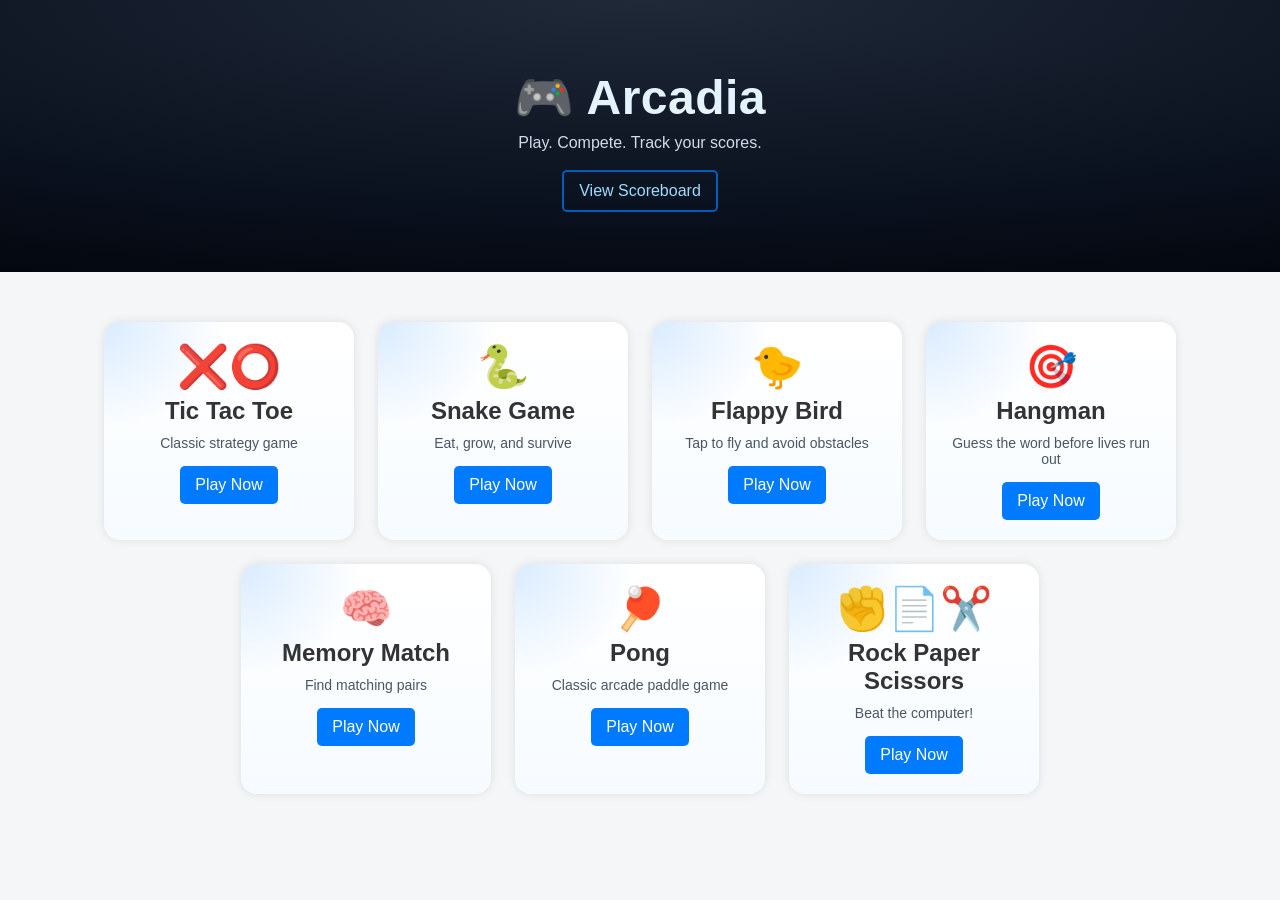
<file: arcadia/index.html>
<!DOCTYPE html>
<html lang="en">
<head>
    <meta charset="UTF-8">
    <title>Arcadia - Multi Game Platform</title>
    <link rel="stylesheet" href="css/style.css">
</head>
<body>

    <header class="hero">
        <div class="hero-inner">
            <h1>🎮 Arcadia</h1>
            <p>Play. Compete. Track your scores.</p>
            <div class="hero-actions">
            <a href="scores.html" class="btn btn-ghost">View Scoreboard</a>
            </div>
        </div>
    </header>

    <!-- <main class="game-container modern">
        <div class="game-card modern">
            <div class="card-emoji">❌⭕</div>
            <h2>Tic Tac Toe</h2>
            <p>Classic strategy game</p>
            <a href="games/tictactoe.html" class="btn">Play Now</a>
        </div>

        <div class="game-card modern">
            <div class="card-emoji">🐍</div>
            <h2>Snake Game</h2>
            <p>Eat, grow, and survive</p>
            <a href="games/snake.html" class="btn">Play Now</a>
        </div>

        <div class="game-card modern">
            <div class="card-emoji">🐤</div>
            <h2>Flappy Bird</h2>
            <p>Tap to fly and avoid obstacles</p>
            <a href="games/flappy.html" class="btn">Play Now</a>
        </div>

         <div class="game-card modern">
            <div class="card-emoji">🐤</div>
            <h2>HangMan</h2>
            <p>Kill me</p>
            <a href="games/hangman.html" class="game-card">🎯 Hangman</a>
        </div>
    </main> -->

    <main class="game-container modern">

        <!-- Existing Games -->
        <div class="game-card modern">
            <div class="card-emoji">❌⭕</div>
            <h2>Tic Tac Toe</h2>
            <p>Classic strategy game</p>
            <a href="games/tictactoe.html" class="btn">Play Now</a>
        </div>

        <div class="game-card modern">
            <div class="card-emoji">🐍</div>
            <h2>Snake Game</h2>
            <p>Eat, grow, and survive</p>
            <a href="games/snake.html" class="btn">Play Now</a>
        </div>

        <div class="game-card modern">
            <div class="card-emoji">🐤</div>
            <h2>Flappy Bird</h2>
            <p>Tap to fly and avoid obstacles</p>
            <a href="games/flappy.html" class="btn">Play Now</a>
        </div>

        <div class="game-card modern">
            <div class="card-emoji">🎯</div>
            <h2>Hangman</h2>
            <p>Guess the word before lives run out</p>
            <a href="games/hangman.html" class="btn">Play Now</a>
        </div>

        <!-- New Games (Below Current Games) -->
        <div class="game-card modern">
            <div class="card-emoji">🧠</div>
            <h2>Memory Match</h2>
            <p>Find matching pairs</p>
            <a href="games/memory.html" class="btn">Play Now</a>
        </div>

        <div class="game-card modern">
            <div class="card-emoji">🏓</div>
            <h2>Pong</h2>
            <p>Classic arcade paddle game</p>
            <a href="games/pong.html" class="btn">Play Now</a>
        </div>

        <div class="game-card modern">
            <div class="card-emoji">✊📄✂️</div>
            <h2>Rock Paper Scissors</h2>
            <p>Beat the computer!</p>
            <a href="games/rps.html" class="btn">Play Now</a>
        </div>

    </main>
</body>
</html>
</file>
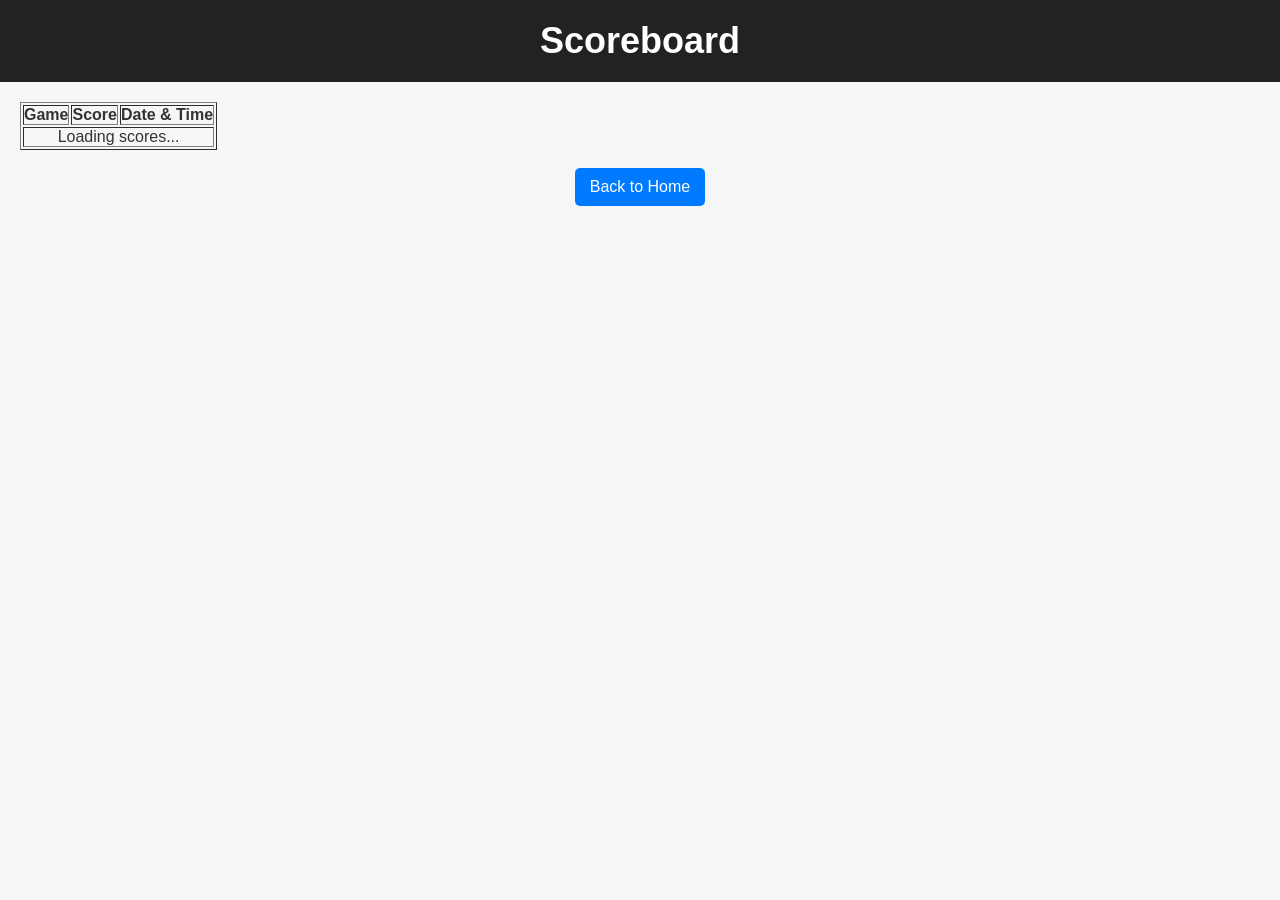
<file: arcadia/scores.html>
<!DOCTYPE html>
<html lang="en">
<head>
    <meta charset="UTF-8">
    <title>Scoreboard | Arcadia</title>
    <link rel="stylesheet" href="css/style.css">
</head>
<body>

<header>
    <h1>Scoreboard</h1>
</header>

<main style="padding: 20px; text-align:center;">
    <table border="1" align="center" cellpadding="10">
        <thead>
            <tr>
                <th>Game</th>
                <th>Score</th>
                <th>Date & Time</th>
            </tr>
        </thead>
        <tbody id="scoreTable">
            <tr>
                <td colspan="3">Loading scores...</td>
            </tr>
        </tbody>
    </table>

    <br>
    <a href="index.html" class="btn">Back to Home</a>
</main>

<script src="js/scores.js"></script>
</body>
</html>
</file>
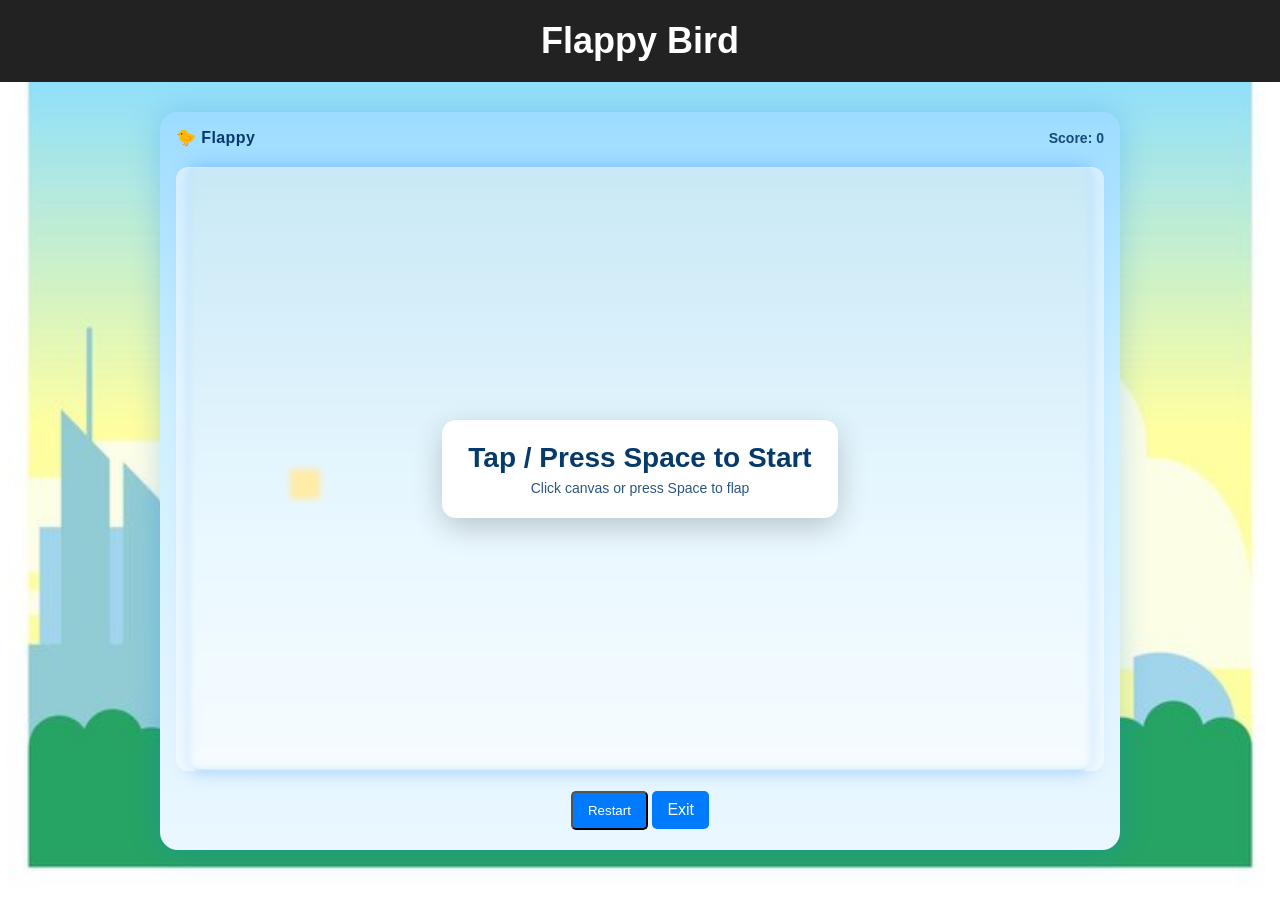
<file: arcadia/games/flappy.html>
<!DOCTYPE html>
<html lang="en">
<head>
    <meta charset="UTF-8">
    <title>Flappy Bird | Arcadia</title>
    <link rel="stylesheet" href="../css/style.css">

    <style>
      body {
            background: url("../assets/images/flappybg.jpg") no-repeat center center fixed;
            background-size: cover;
            font-family: Arial, sans-serif;
        }
        canvas {
            background: skyblue;
            display: block;
            margin: 20px auto;
            border: 2px solid #333;
        }
        .score {
            text-align: center;
            font-size: 18px;
        }
    </style>
</head>
<body>
<header>
  <h1>Flappy Bird</h1>
</header>

<div class="flappy-wrap">
  <div class="flappy-hud">
    <div class="flappy-title">🐤 Flappy</div>
    <div class="flappy-score">Score: <span id="score">0</span></div>
  </div>

  <div style="position: relative;">
    <!-- <canvas id="gameCanvas" width="700" height="500"></canvas> -->
    <canvas id="gameCanvas" width="900" height="600"></canvas>


    <!-- Start / Game Over Overlay -->
    <div id="flappyOverlay" class="flappy-overlay">
      <div class="card">
        <div id="flappyOverlayTitle" class="big">Tap / Press Space to Start</div>
        <div id="flappyOverlayHint" class="hint">Click canvas or press Space to flap</div>
      </div>
    </div>
  </div>

  <div style="text-align:center; margin-top:14px;">
    <button class="btn" onclick="restartGame()">Restart</button>
    <a href="../index.html" class="btn">Exit</a>
  </div>
</div>

<script src="../js/flappy.js"></script>

</body>
</html>
</file>
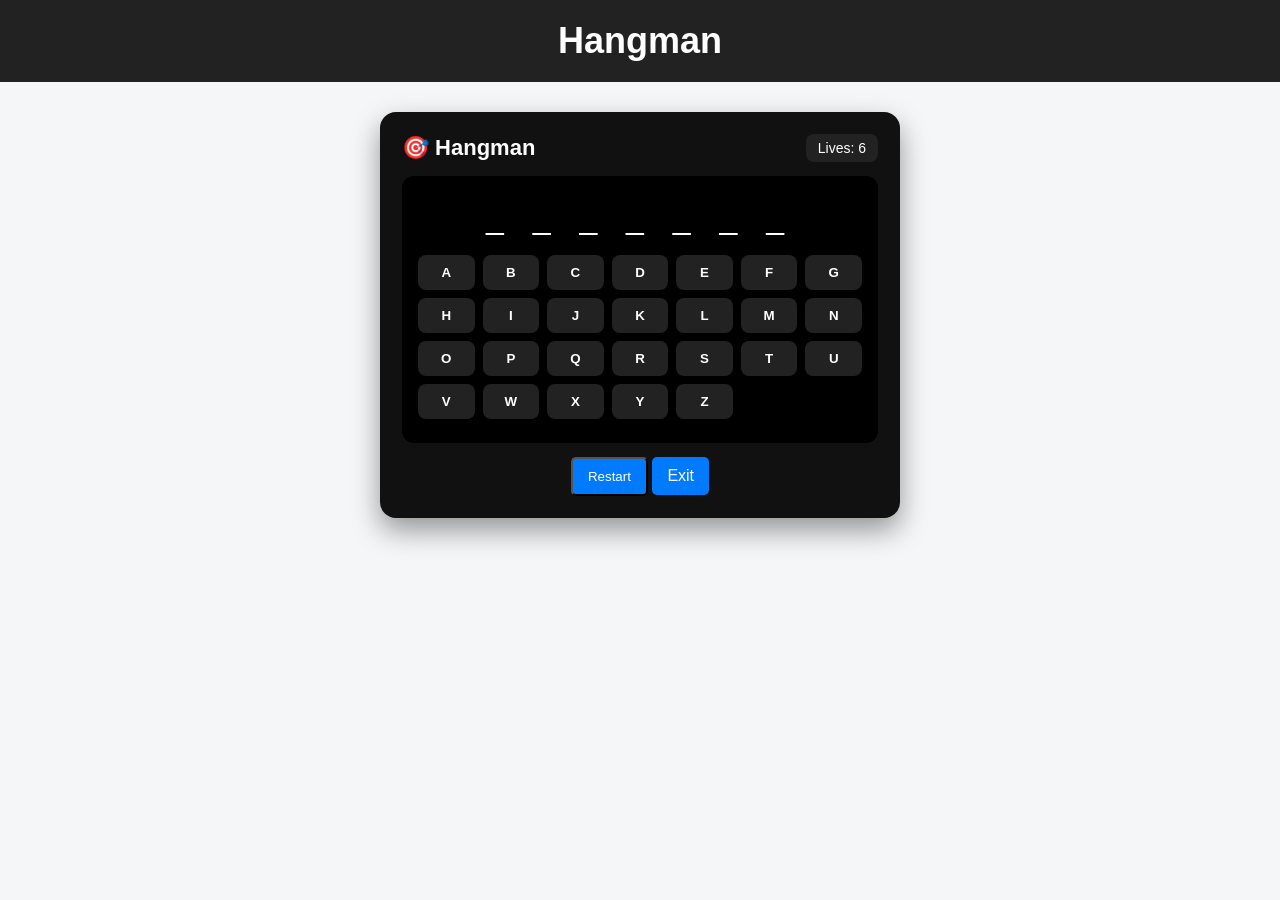
<file: arcadia/games/hangman.html>
<!-- <!DOCTYPE html>
<html lang="en">
<head>
  <meta charset="UTF-8" />
  <title>Hangman | Arcadia</title>
  <link rel="stylesheet" href="../css/hangman.css" />
</head>
<body>

  <div class="game-container">

  <h1>🎯 Hangman</h1>
  

    <div class="stats">
      <span>Lives: <b id="lives">6</b></span>
      <span>Score: <b id="score">0</b></span>
    </div>

    <div id="word" class="word">_ _ _ _</div>

    <div id="keyboard" class="keyboard"></div>

    <div id="resultModal" class="modal hidden">
      <div class="modal-content">
        <h2 id="resultText">You Won!</h2>
        <button onclick="restartGame()">Play Again</button>
        <a href="../index.html" class="back">⬅ Back to Home</a>
      </div>
    </div>
  </div> -->

  <!-- <script src="../js/hangman.js"></script>
</body>
</html> -->

<!DOCTYPE html>
<html lang="en">
<head>
    <meta charset="UTF-8">
    <title>Hangman | Arcadia</title>
    <link rel="stylesheet" href="../css/style.css">
    <link rel="stylesheet" href="../css/hangman.css">
</head>
<body>

<header>
    <h1>Hangman</h1>
</header>

<div class="hangman-wrap">
    <div class="hangman-hud">
        <div class="hangman-title">🎯 Hangman</div>
        <div class="hangman-lives">Lives: <span id="lives">6</span></div>
    </div>

    <div class="hangman-board">
        <div id="word" class="word">_ _ _ _</div>
        <div id="letters" class="letters"></div>
    </div>

    <!-- Game Over Overlay -->
    <div id="hangmanOverlay" class="hangman-overlay hidden">
        <div class="hangman-card">
            <div id="overlayTitle" class="overlay-title">YOU WON</div>
            <div id="overlayWord" class="overlay-word"></div>
            <div class="overlay-actions">
                <button onclick="restartGame()" class="btn">Restart</button>
                <a href="../index.html" class="btn">Exit</a>
            </div>
        </div>
    </div>

    <div style="text-align:center; margin-top:14px;">
        <button onclick="restartGame()" class="btn">Restart</button>
        <a href="../index.html" class="btn">Exit</a>
    </div>
</div>

<script src="../js/hangman.js"></script>
</body>
</html>
</file>
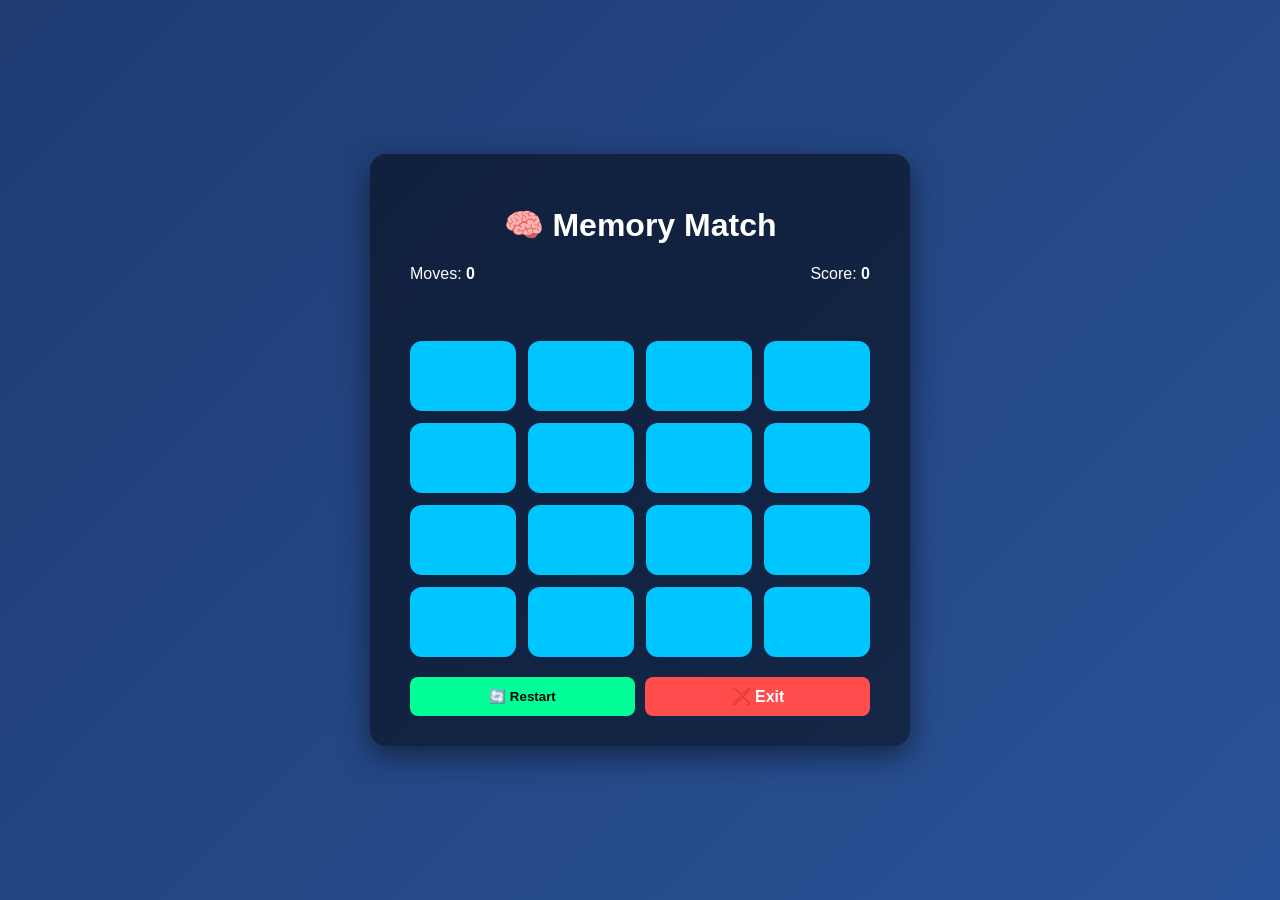
<file: arcadia/games/memory.html>
<!DOCTYPE html>
<html lang="en">
<head>
  <meta charset="UTF-8" />
  <title>Memory Match | Arcadia</title>
  <link rel="stylesheet" href="../css/memory.css" />
</head>
<body>

  <div class="game-container">
    <h1>🧠 Memory Match</h1>

    <div class="stats">
      <span>Moves: <b id="moves">0</b></span>
      <span>Score: <b id="score">0</b></span>
    </div>

    <div id="message" class="message"></div>

    <div id="grid" class="grid"></div>

    <div class="controls">
      <button onclick="restartGame()">🔄 Restart</button>
      <a href="../index.html" class="exit">❌ Exit</a>
    </div>
  </div>

  <script src="../js/memory.js"></script>
</body>
</html>
</file>
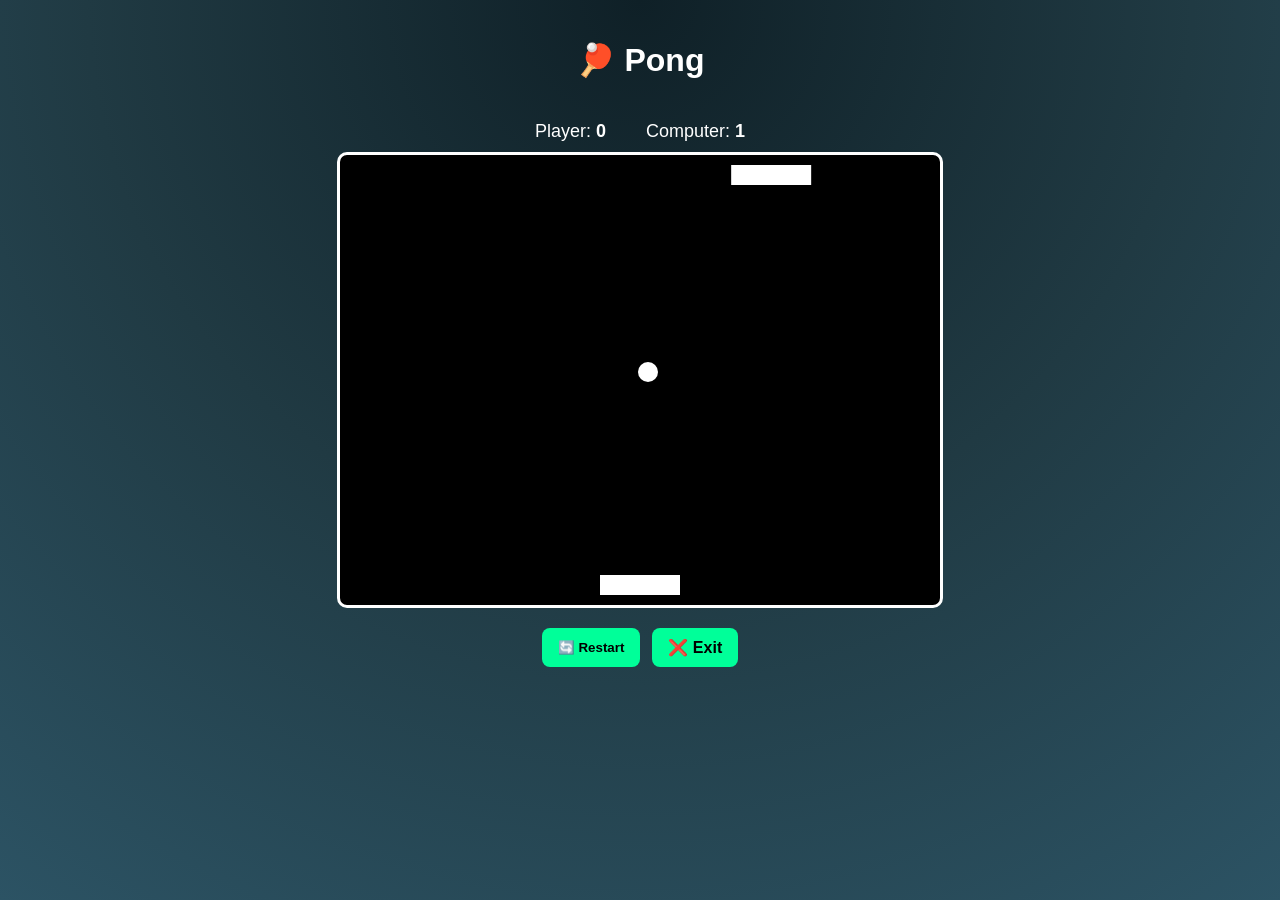
<file: arcadia/games/pong.html>
<!DOCTYPE html>
<html lang="en">
<head>
  <meta charset="UTF-8" />
  <title>Pong | Arcadia</title>
  <link rel="stylesheet" href="../css/pong.css" />
</head>
<body>

<header>
  <h1>🏓 Pong</h1>
</header>

<div class="scoreboard">
  <span>Player: <b id="playerScore">0</b></span>
  <span>Computer: <b id="aiScore">0</b></span>
</div>

<canvas id="pongCanvas" width="600" height="450"></canvas>

<div class="controls">
  <button onclick="restartGame()" class="btn">🔄 Restart</button>
  <a href="../index.html" class="btn">❌ Exit</a>
</div>

<script src="../js/pong.js"></script>

</body>
</html>
</file>
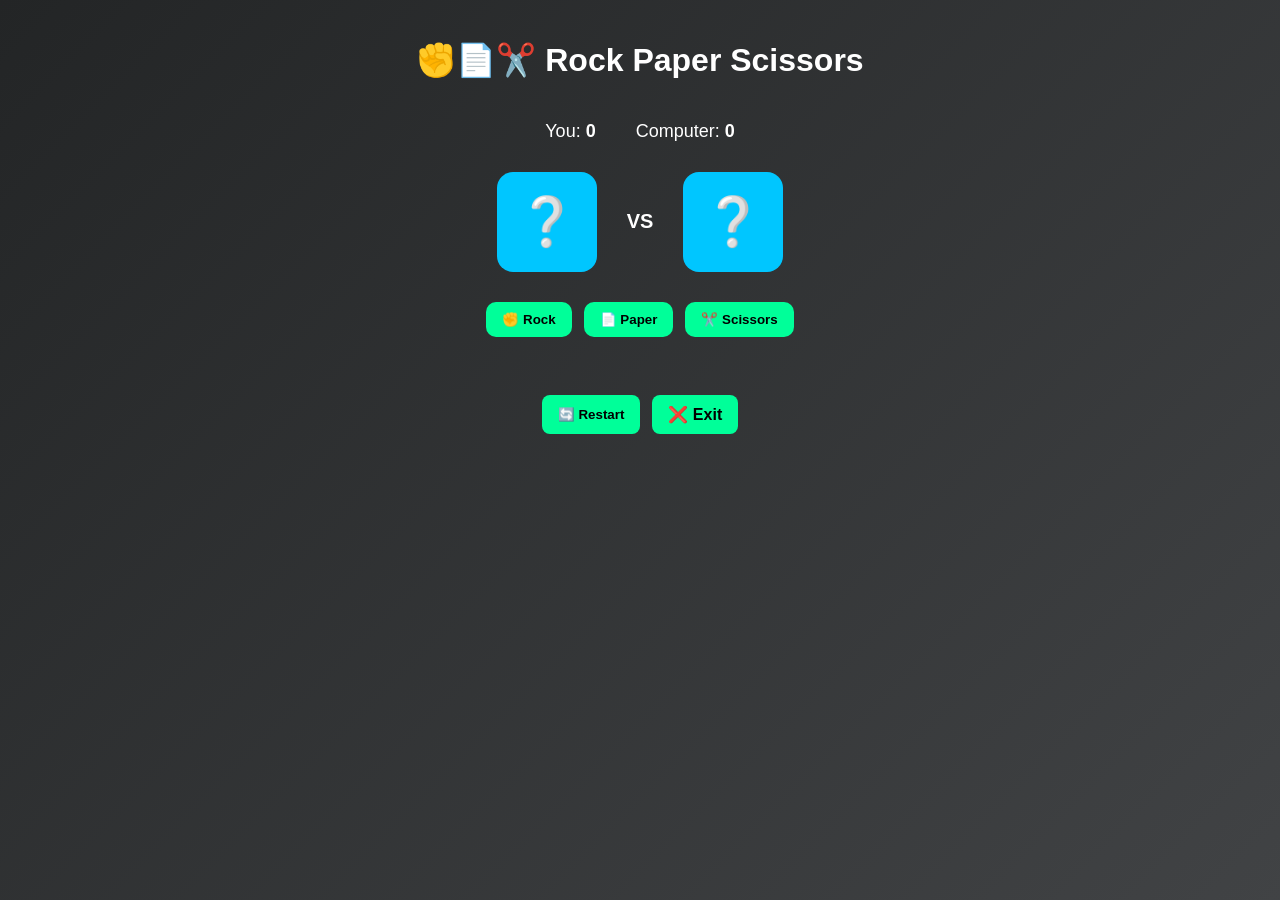
<file: arcadia/games/rps.html>
<!DOCTYPE html>
<html lang="en">
<head>
  <meta charset="UTF-8" />
  <title>Rock Paper Scissors | Arcadia</title>
  <link rel="stylesheet" href="../css/rps.css" />
</head>
<body>

  <header>
    <h1>✊📄✂️ Rock Paper Scissors</h1>
  </header>

  <div class="scoreboard">
    <span>You: <b id="playerScore">0</b></span>
    <span>Computer: <b id="aiScore">0</b></span>
  </div>

  <div class="arena">
    <div class="choice" id="playerChoice">❔</div>
    <div class="vs">VS</div>
    <div class="choice" id="aiChoice">❔</div>
  </div>

  <div class="buttons">
    <button onclick="play('rock')">✊ Rock</button>
    <button onclick="play('paper')">📄 Paper</button>
    <button onclick="play('scissors')">✂️ Scissors</button>
  </div>

  <div id="result" class="result"></div>

  <div class="controls">
    <button onclick="restartGame()" class="btn">🔄 Restart</button>
    <a href="../index.html" class="btn">❌ Exit</a>
  </div>

  <script src="../js/rps.js"></script>
</body>
</html>
</file>
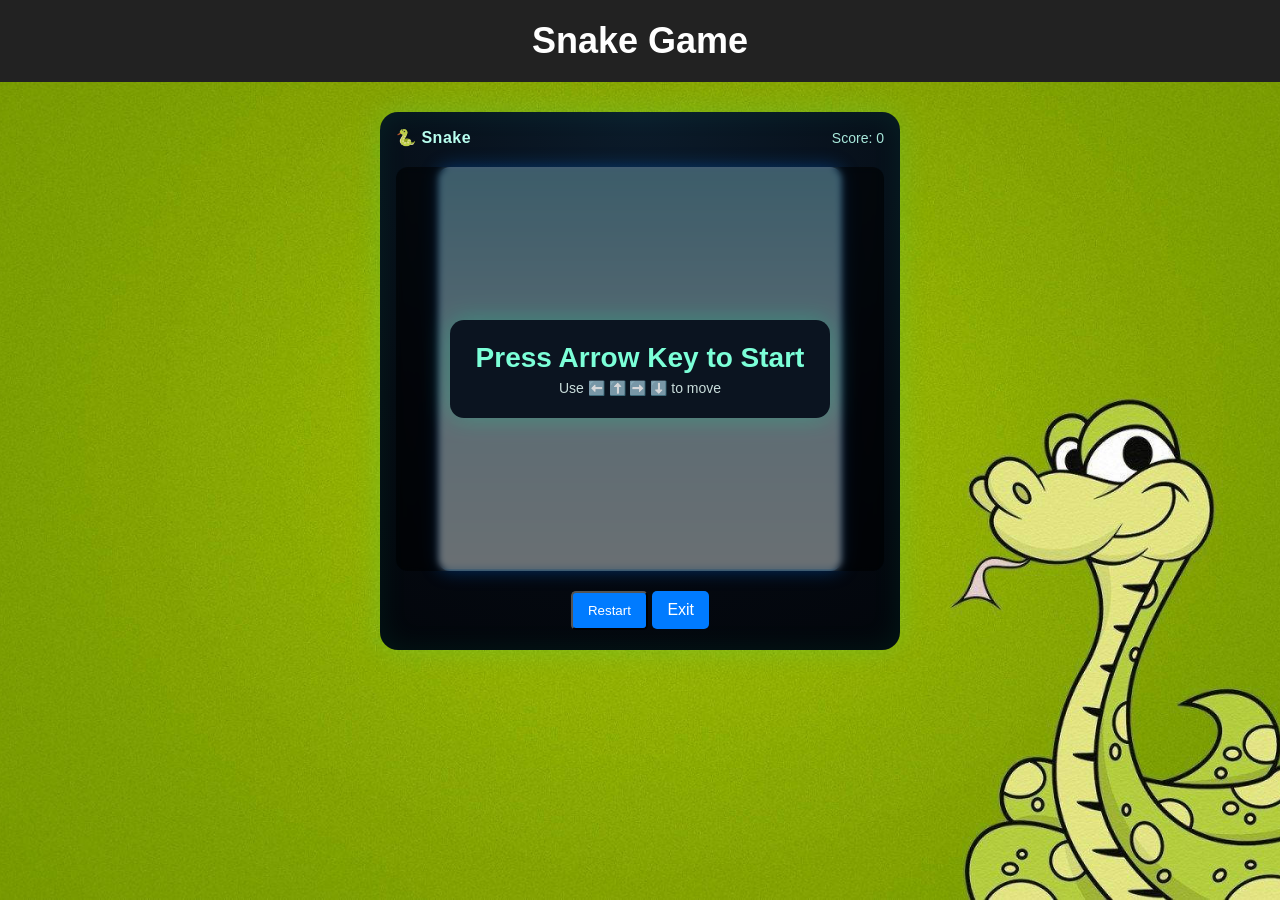
<file: arcadia/games/snake.html>
<!DOCTYPE html>
<html lang="en">
<head>
    <meta charset="UTF-8">
    <title>Snake Game | Arcadia</title>
    <link rel="stylesheet" href="../css/style.css">
    <style>
        body {
            background: url("../assets/images/snakebg.jpg") no-repeat center center fixed;
            background-size: cover;
            font-family: Arial, sans-serif;
        }
        canvas {
            background: #000;
            display: block;
            margin: 20px auto;
            border: 2px solid #333;
        }
        .score {
            text-align: center;
            font-size: 18px;
        }
    </style>
</head>
<body>

    <header>
    <h1>Snake Game</h1>
    </header>

    <div class="snake-wrap">
    <div class="snake-hud">
        <div class="snake-title">🐍 Snake</div>
        <div class="snake-score">Score: <span id="score">0</span></div>
    </div>

    <div style="position: relative;">
        <canvas id="gameCanvas" width="400" height="400"></canvas>

        <!-- Start / Game Over Overlay -->
        <div id="snakeOverlay" class="snake-overlay">
        <div class="card">
            <div id="overlayTitle" class="big">Press Arrow Key to Start</div>
            <div id="overlayHint" class="hint">Use ⬅️ ⬆️ ➡️ ⬇️ to move</div>
        </div>
        </div>
    </div>

    <div style="text-align:center; margin-top:14px;">
        <button onclick="restartGame()" class="btn">Restart</button>
        <a href="../index.html" class="btn">Exit</a>
    </div>
    </div>

    <script src="../js/snake.js"></script>

</body>
</html>
</file>
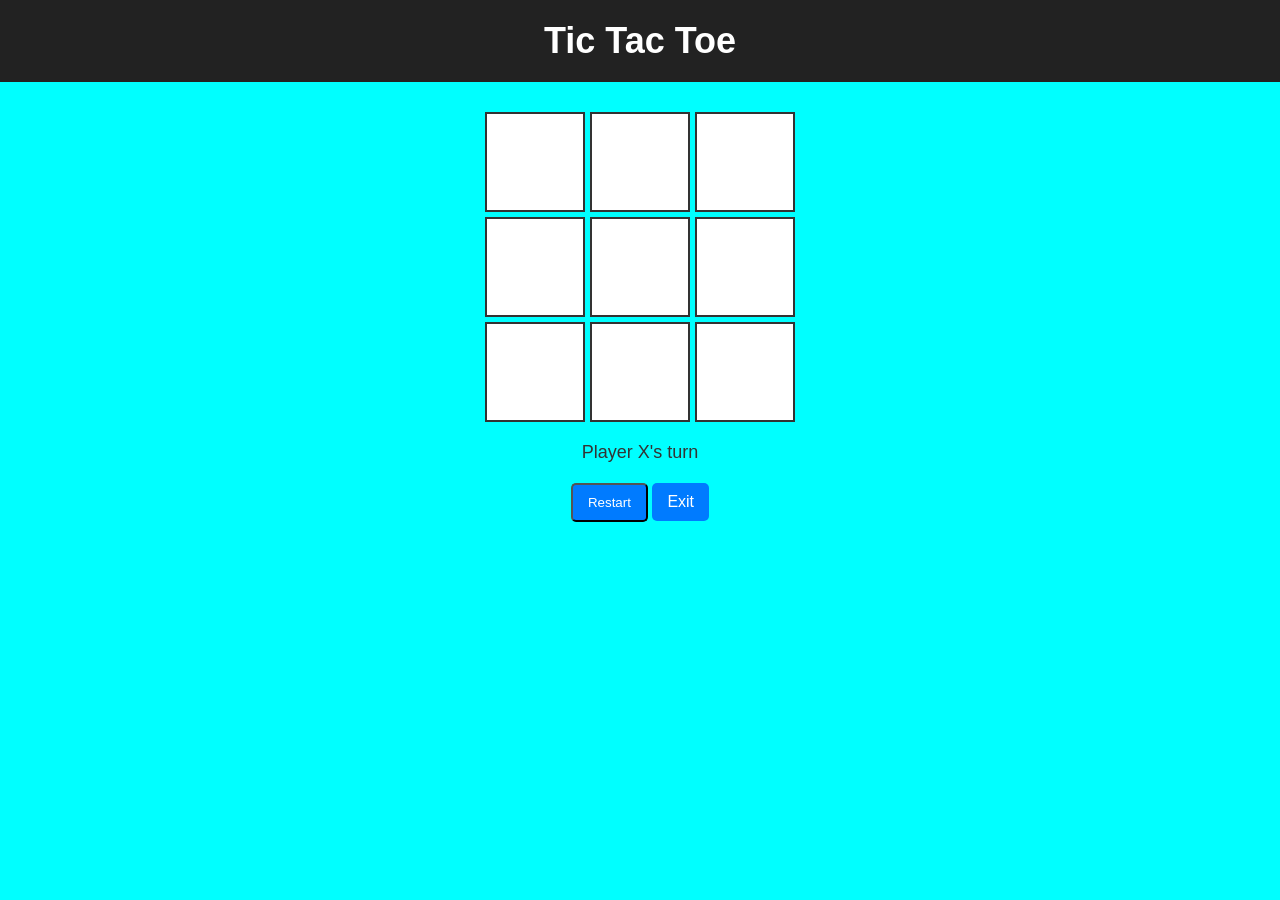
<file: arcadia/games/tictactoe.html>
<!DOCTYPE html>
<html lang="en">
<head>
    <meta charset="UTF-8">
    <title>Tic Tac Toe | Arcadia</title>
    <link rel="stylesheet" href="../css/style.css">
    <style>

        body {
            background: url("../assets/images/tttbgi.jpg") no-repeat center center fixed;
            background-size: cover;
            font-family: Arial, sans-serif;
        }

        .game-container {
            background: rgba(255,255,255,0.9);
            padding: 20px;
            width: 350px;
            margin: auto;
            margin-top: 40px;
            border-radius: 12px;
        }

        .board {
            display: grid;
            grid-template-columns: repeat(3, 100px);
            gap: 5px;
            justify-content: center;
            margin-top: 30px;
        }

        .cell {
            width: 100px;
            height: 100px;
            font-size: 36px;
            text-align: center;
            line-height: 100px;
            background: #fff;
            border: 2px solid #333;
            cursor: pointer;
        }

        .status {
            text-align: center;
            margin-top: 20px;
            font-size: 18px;
        }
        #gamePopup {
            position: fixed;
            top: 0;
            left: 0;
            width: 100%;
            height : 100%;
            background: rgba(0,0,0,0.65);
            display: none;
            justify-content: center;
            align-items: center;
            z-index: 99999;
        }

        #gamePopupBox {
            background: white;
            color: black;
            padding: 35px 45px;
            border-radius: 14px;
            font-size: 24px;
            text-align: center;
        }

        .result-screen {
            position: fixed;
            inset: 0;
            background: rgba(0, 0, 0, 0.75);
            display: none;
            align-items: center;
            justify-content: center;
            z-index: 9999;
            backdrop-filter: blur(3px);
        }

        .result-content {
            background: white;
            padding: 40px 50px;
            border-radius: 16px;
            text-align: center;
            box-shadow: 0 0 30px rgba(0,0,0,0.4);
            animation: popIn 0.3s ease;
        }

        .winner-symbol {
            font-size: 80px;
            font-weight: bold;
            color: #28a745;
            margin: 10px 0;
        }

        #resultTitle {
            font-size: 28px;
            margin-bottom: 10px;
        }

        #resultMessage {
            font-size: 18px;
            margin-bottom: 20px;
        }

        @keyframes popIn {
            from {
                transform: scale(0.8);
                opacity: 0;
            }
            to {
                transform: scale(1);
                opacity: 1;
            }
        }

    </style>
</head>
<body>

<header>
    <h1>Tic Tac Toe</h1>
</header>

<!-- <div id="resultScreen" class="result-screen">
    <div class="result-content">
    <h2>Game Over</h2>
    <div id="winnerSymbol" class="winner-symbol">X</div>
    <h1>WINNER!</h1>
    <button onclick="restartGame()">Restart game</button>
</div> -->

<div id="resultScreen" class="result-screen">
  <div class="result-content">
    <h2 id="resultTitle">Game Over</h2>
    <div id="winnerSymbol" class="winner-symbol">X</div>
    <p id="resultMessage">Winner!</p>
    <button onclick="restartGame()" class="btn">Play Again</button>
  </div>
</div>

</div>
<div class="board" id="board"></div>

<div class="status" id="status">Player X's turn</div>

<div style="text-align:center; margin-top:20px;">
    <button onclick="restartGame()" class="btn">Restart</button>
    <a href="../index.html" class="btn">Exit</a>
</div>

<script src="../js/tictactoe.js"></script>
</body>
</html>
</file>
<file: arcadia/css/style.css>
* {
    margin: 0;
    padding: 0;
    box-sizing: border-box;
    font-family: Arial, sans-serif;
}

/* Page background */
body {
    background-color: #f4f6f8;
    color: #333;
}

/* Header section */
header {
    background-color: #222;
    color: #fff;
    text-align: center;
    padding: 20px;
}

header h1 {
    font-size: 36px;
}

header p {
    font-size: 16px;
    margin-top: 5px;
}

.game-wrap {
  max-width: 520px;
  margin: 30px auto;
  background: #111;
  padding: 18px 16px 22px;
  border-radius: 16px;
  box-shadow: 0 15px 30px rgba(0,0,0,0.4);
  color: white;
}

.game-hud {
  display: flex;
  justify-content: space-between;
  align-items: center;
  margin-bottom: 10px;
}

.game-title {
  font-size: 22px;
  font-weight: 700;
}

.game-score {
  background: #222;
  padding: 6px 14px;
  border-radius: 20px;
  font-size: 14px;
  font-weight: 600;
}

.game-overlay {
  position: absolute;
  inset: 0;
  background: rgba(0,0,0,0.7);
  display: flex;
  justify-content: center;
  align-items: center;
  z-index: 10;
  border-radius: 12px;
}

.game-overlay.hidden {
  display: none;
}

.game-overlay .card {
  background: #1c1c1c;
  padding: 24px 28px;
  border-radius: 14px;
  text-align: center;
  box-shadow: 0 10px 25px rgba(0,0,0,0.5);
}

.game-overlay .big {
  font-size: 22px;
  font-weight: bold;
  margin-bottom: 8px;
}

.game-overlay .hint {
  font-size: 14px;
  opacity: 0.7;
}
/*------------------------------------------------------------------*/

/* Game cards container */
.game-container {
    display: flex;
    justify-content: center;
    gap: 20px;
    padding: 40px;
    flex-wrap: wrap;
}

/* Individual game card */
.game-card {
    background-color: #fff;
    width: 250px;
    padding: 20px;
    text-align: center;
    border-radius: 8px;
    box-shadow: 0 0 10px rgba(0,0,0,0.1);
}

.game-card h2 {
    margin-bottom: 10px;
}

.game-card p {
    font-size: 14px;
    margin-bottom: 15px;
}

/* Start game button */
.btn {
    display: inline-block;
    text-decoration: none;
    background-color: #007bff;
    color: white;
    padding: 10px 15px;
    border-radius: 5px;
}

.btn:hover {
    background-color: #0056b3;
}

/* Footer section */
footer {
    text-align: center;
    padding: 15px;
    background-color: #222;
    color: #fff;
    margin-top: 40px;
}

/* Responsive design */
@media (max-width: 600px) {
    .game-container {
        flex-direction: column;
        align-items: center;
    }
}


/* Snake UI – Neon Arcade Theme */
.snake-wrap {
  max-width: 520px;
  margin: 30px auto;
  background: radial-gradient(120% 120% at 50% 0%, #0b1b2a 0%, #050a12 60%, #02050a 100%);
  border-radius: 18px;
  padding: 16px 16px 20px;
  box-shadow: 0 0 30px rgba(0, 255, 170, 0.15), inset 0 0 30px rgba(0, 255, 170, 0.08);
}

.snake-hud {
  display: flex;
  align-items: center;
  justify-content: space-between;
  color: #b9ffef;
  margin-bottom: 10px;
}

.snake-title {
  font-weight: 700;
  letter-spacing: 0.5px;
}

.snake-score {
  font-size: 14px;
  opacity: 0.9;
}

#gameCanvas {
  border-radius: 12px;
  border: 2px solid rgba(0, 255, 170, 0.35);
  box-shadow: 0 0 18px rgba(0, 255, 170, 0.35);
}

/* Overlay snake game */
.snake-overlay {
  position: absolute;
  inset: 0;
  display: none;
  align-items: center;
  justify-content: center;
  backdrop-filter: blur(3px);
  background: rgba(0, 0, 0, 0.55);
  border-radius: 12px;
}

.snake-overlay .card {
  background: #0b1420;
  color: #eafffb;
  padding: 22px 26px;
  border-radius: 14px;
  text-align: center;
  box-shadow: 0 0 25px rgba(0, 255, 170, 0.25);
  animation: popIn 0.25s ease;
}

.snake-overlay .big {
  font-size: 28px;
  font-weight: 800;
  color: #7cffd8;
  margin-bottom: 6px;
}

.snake-overlay .hint {
  opacity: 0.85;
  font-size: 14px;
}

@keyframes popIn {
  from { transform: scale(0.9); opacity: 0; }
  to   { transform: scale(1);   opacity: 1; }
}


/* Flappy UI – Sky Arcade */
.flappy-wrap {
  max-width: 520px;
  margin: 30px auto;
  background: linear-gradient(180deg, #cfefff 0%, #eaf7ff 40%, #f7fbff 100%);
  border-radius: 18px;
  padding: 16px 16px 20px;
  box-shadow: 0 10px 30px rgba(0, 120, 255, 0.15);
}

.flappy-hud {
  display: flex;
  justify-content: space-between;
  align-items: center;
  color: #0b3b5a;
  margin-bottom: 10px;
}

.flappy-title {
  font-weight: 800;
  letter-spacing: 0.4px;
}

.flappy-score {
  font-size: 14px;
}

#gameCanvas {
  background: linear-gradient(180deg, #87ceeb 0%, #cfefff 60%, #eaf7ff 100%);
  border-radius: 12px;
  border: 2px solid rgba(0, 120, 255, 0.25);
  box-shadow: 0 0 16px rgba(0, 120, 255, 0.25);
}
/* Flappy UI – Sky Arcade Theme */
.flappy-wrap {
  /* max-width: 520px; */
  max-width: 960px; 
  margin: 30px auto;
  background: linear-gradient(180deg, #9ddcff 0%, #cfefff 40%, #eaf7ff 100%);
  border-radius: 18px;
  padding: 16px 16px 20px;
  box-shadow: 0 0 30px rgba(0, 120, 255, 0.25);
}

.flappy-hud {
  display: flex;
  align-items: center;
  justify-content: space-between;
  color: #063a6b;
  margin-bottom: 10px;
  font-weight: 700;
}

.flappy-title { letter-spacing: 0.4px; }
.flappy-score { font-size: 14px; opacity: 0.9; }

#gameCanvas {
  border-radius: 12px;
  border: 2px solid rgba(0, 120, 255, 0.35);
  box-shadow: 0 0 18px rgba(0, 120, 255, 0.35);
  background: linear-gradient(180deg, #87ceeb 0%, #cfefff 60%, #eaf7ff 100%);
}

/* Overlay flappy game*/
.flappy-overlay {
  position: absolute;
  inset: 0;
  display: none;
  align-items: center;
  justify-content: center;
  backdrop-filter: blur(3px);
  background: rgba(255, 255, 255, 0.55);
  border-radius: 12px;
}

.flappy-overlay .card {
  background: #ffffff;
  color: #063a6b;
  padding: 22px 26px;
  border-radius: 14px;
  text-align: center;
  box-shadow: 0 10px 30px rgba(0,0,0,0.2);
  animation: popIn 0.25s ease;
}

.flappy-overlay .big {
  font-size: 28px;
  font-weight: 800;
  margin-bottom: 6px;
}

.flappy-overlay .hint {
  opacity: 0.85;
  font-size: 14px;
}

@keyframes popIn {
  from { transform: scale(0.9); opacity: 0; }
  to   { transform: scale(1);   opacity: 1; }
}

/* extra home page Hero */
.hero {
  background: radial-gradient(120% 120% at 50% 0%, #1f2937 0%, #0b1220 60%, #02050a 100%);
  color: #e5f2ff;
  padding: 70px 20px 60px;
}

.hero-inner {
  max-width: 980px;
  margin: 0 auto;
  text-align: center;
}

.hero h1 {
  font-size: 48px;
  letter-spacing: 0.5px;
}

.hero p {
  margin-top: 8px;
  opacity: 0.9;
}

.hero-actions {
  margin-top: 18px;
}

.btn-ghost {
  background: transparent;
  border: 2px solid rgba(0, 123, 255, 0.7);
  color: #9ddcff;
}

.btn-ghost:hover {
  background: rgba(0, 123, 255, 0.15);
}

/* Modern cards */
.game-container.modern {
  padding: 50px 20px 60px;
  gap: 24px;
}

.game-card.modern {
  position: relative;
  overflow: hidden;
  transition: transform 0.15s ease, box-shadow 0.15s ease;
  border-radius: 16px;
  background: linear-gradient(180deg, #ffffff 0%, #f6fbff 100%);
}

.game-card.modern::after {
  content: "";
  position: absolute;
  inset: 0;
  background: radial-gradient(120% 120% at 0% 0%, rgba(0,123,255,0.15), transparent 40%);
  pointer-events: none;
}

.game-card.modern:hover {
  transform: translateY(-4px);
  box-shadow: 0 14px 30px rgba(0, 0, 0, 0.18);
}

.card-emoji {
  font-size: 42px;
  margin-bottom: 6px;
}

.game-card.modern h2 {
  margin-top: 6px;
}

.game-card.modern p {
  color: #4b5563;
}

/* Footer */
footer {
  margin-top: 30px;
  text-align: center;
  padding: 16px;
  background: #0b1220;
  color: #cfe7ff;
}

/* Mobile polish */
@media (max-width: 600px) {
  .hero h1 { font-size: 36px; }
  .card-emoji { font-size: 36px; }
}
</file>
<file: arcadia/css/hangman.css>
.hangman-wrap {
    max-width: 520px;
    margin: 30px auto;
    background: #111;
    padding: 22px;
    border-radius: 16px;
    box-shadow: 0 12px 28px rgba(0,0,0,0.4);
    color: white;
}

.hangman-hud {
    display: flex;
    justify-content: space-between;
    align-items: center;
    margin-bottom: 14px;
}

.hangman-title {
    font-size: 22px;
    font-weight: bold;
}

.hangman-lives {
    background: #222;
    padding: 6px 12px;
    border-radius: 8px;
    font-size: 14px;
}

.hangman-board {
    text-align: center;
    padding: 24px 16px;
    background: #000;
    border-radius: 12px;
    min-height: 220px;
}

.word {
    letter-spacing: 10px;
    font-size: 32px;
    margin-bottom: 18px;
}

.letters {
    display: grid;
    grid-template-columns: repeat(7, 1fr);
    gap: 8px;
}

.letters button {
    padding: 10px 0;
    background: #222;
    color: white;
    border: none;
    border-radius: 8px;
    cursor: pointer;
    font-weight: 600;
    transition: 0.2s;
}

.letters button:hover {
    background: #333;
    transform: translateY(-1px);
}

.letters button:disabled {
    background: #444;
    opacity: 0.6;
    cursor: not-allowed;
}

.hangman-overlay {
    position: fixed;
    inset: 0;
    background: rgba(0,0,0,0.75);
    display: flex;
    justify-content: center;
    align-items: center;
    z-index: 9999;
}

.hangman-overlay.hidden {
    display: none;
}

.hangman-card {
    background: #111;
    padding: 28px 36px;
    border-radius: 16px;
    text-align: center;
    box-shadow: 0 15px 40px rgba(0,0,0,0.5);
    animation: pop 0.2s ease;
}

.overlay-title {
    font-size: 34px;
    font-weight: 800;
    margin-bottom: 8px;
}

.overlay-word {
    margin-bottom: 16px;
    opacity: 0.8;
}

.overlay-actions {
    display: flex;
    gap: 12px;
    justify-content: center;
}

@keyframes pop {
    from { transform: scale(0.9); opacity: 0; }
    to { transform: scale(1); opacity: 1; }
}
</file>
<file: arcadia/css/memory.css>
body {
  margin: 0;
  font-family: Arial, sans-serif;
  background: linear-gradient(135deg, #1e3c72, #2a5298);
  min-height: 100vh;
  display: flex;
  align-items: center;
  justify-content: center;
  color: white;
}

.game-container {
  background: rgba(0, 0, 0, 0.5);
  padding: 30px 40px;
  border-radius: 16px;
  text-align: center;
  width: 460px;
  box-shadow: 0 10px 30px rgba(0,0,0,0.5);
}

.stats {
  display: flex;
  justify-content: space-between;
  margin-bottom: 10px;
}

.message {
  font-size: 22px;
  font-weight: 900;
  min-height: 28px;
  margin-bottom: 10px;
}

.grid {
  display: grid;
  grid-template-columns: repeat(4, 1fr);
  gap: 12px;
  margin: 20px 0;
}

.card {
  background: #00c6ff;
  border-radius: 12px;
  height: 70px;
  font-size: 32px;
  font-weight: bold;
  cursor: pointer;
  display: flex;
  align-items: center;
  justify-content: center;
  color: transparent;
  user-select: none;
  transition: transform 0.15s ease, background 0.2s;
}

.card.flipped,
.card.matched {
  background: #00ff99;
  color: black;
}

.card:hover {
  transform: scale(1.05);
}

.controls {
  display: flex;
  justify-content: space-between;
  gap: 10px;
}

.controls button,
.controls .exit {
  flex: 1;
  padding: 10px 0;
  border-radius: 8px;
  border: none;
  font-weight: bold;
  cursor: pointer;
  background: #00ff99;
  color: black;
  text-decoration: none;
  text-align: center;
}

.controls .exit {
  background: #ff4d4d;
  color: white;
}
</file>
<file: arcadia/css/pong.css>
body {
  margin: 0;
  font-family: Arial, sans-serif;
  background: radial-gradient(circle at top, #0f2027, #203a43, #2c5364);
  min-height: 100vh;
  display: flex;
  flex-direction: column;
  align-items: center;
  color: white;
}

header {
  padding: 20px;
}

.scoreboard {
  display: flex;
  gap: 40px;
  font-size: 18px;
  margin-bottom: 10px;
}

canvas {
  background: black;
  border: 3px solid white;
  border-radius: 10px;
  margin-bottom: 20px;
}

.controls {
  display: flex;
  gap: 12px;
  margin-bottom: 20px;
}

.controls .btn {
  padding: 10px 16px;
  border-radius: 8px;
  background: #00ff99;
  border: none;
  font-weight: bold;
  cursor: pointer;
  text-decoration: none;
  color: black;
}

.controls .btn:hover {
  transform: scale(1.05);
}
</file>
<file: arcadia/css/rps.css>
body {
  margin: 0;
  font-family: Arial, sans-serif;
  background: linear-gradient(135deg, #232526, #414345);
  min-height: 100vh;
  display: flex;
  flex-direction: column;
  align-items: center;
  color: white;
}

header {
  padding: 20px;
}

.scoreboard {
  display: flex;
  gap: 40px;
  font-size: 18px;
  margin-bottom: 10px;
}

.arena {
  display: flex;
  align-items: center;
  gap: 30px;
  margin: 20px 0;
}

.choice {
  width: 100px;
  height: 100px;
  border-radius: 16px;
  background: #00c6ff;
  display: flex;
  align-items: center;
  justify-content: center;
  font-size: 48px;
}

.vs {
  font-size: 20px;
  font-weight: bold;
}

.buttons {
  display: flex;
  gap: 12px;
  margin: 10px 0 20px;
}

.buttons button {
  padding: 10px 16px;
  border-radius: 10px;
  border: none;
  cursor: pointer;
  font-weight: bold;
  background: #00ff99;
}

.result {
  font-size: 22px;
  font-weight: 900;
  min-height: 28px;
  margin-bottom: 10px;
}

.controls {
  display: flex;
  gap: 12px;
  margin-bottom: 20px;
}

.controls .btn {
  padding: 10px 16px;
  border-radius: 8px;
  background: #00ff99;
  border: none;
  font-weight: bold;
  cursor: pointer;
  text-decoration: none;
  color: black;
}
</file>
